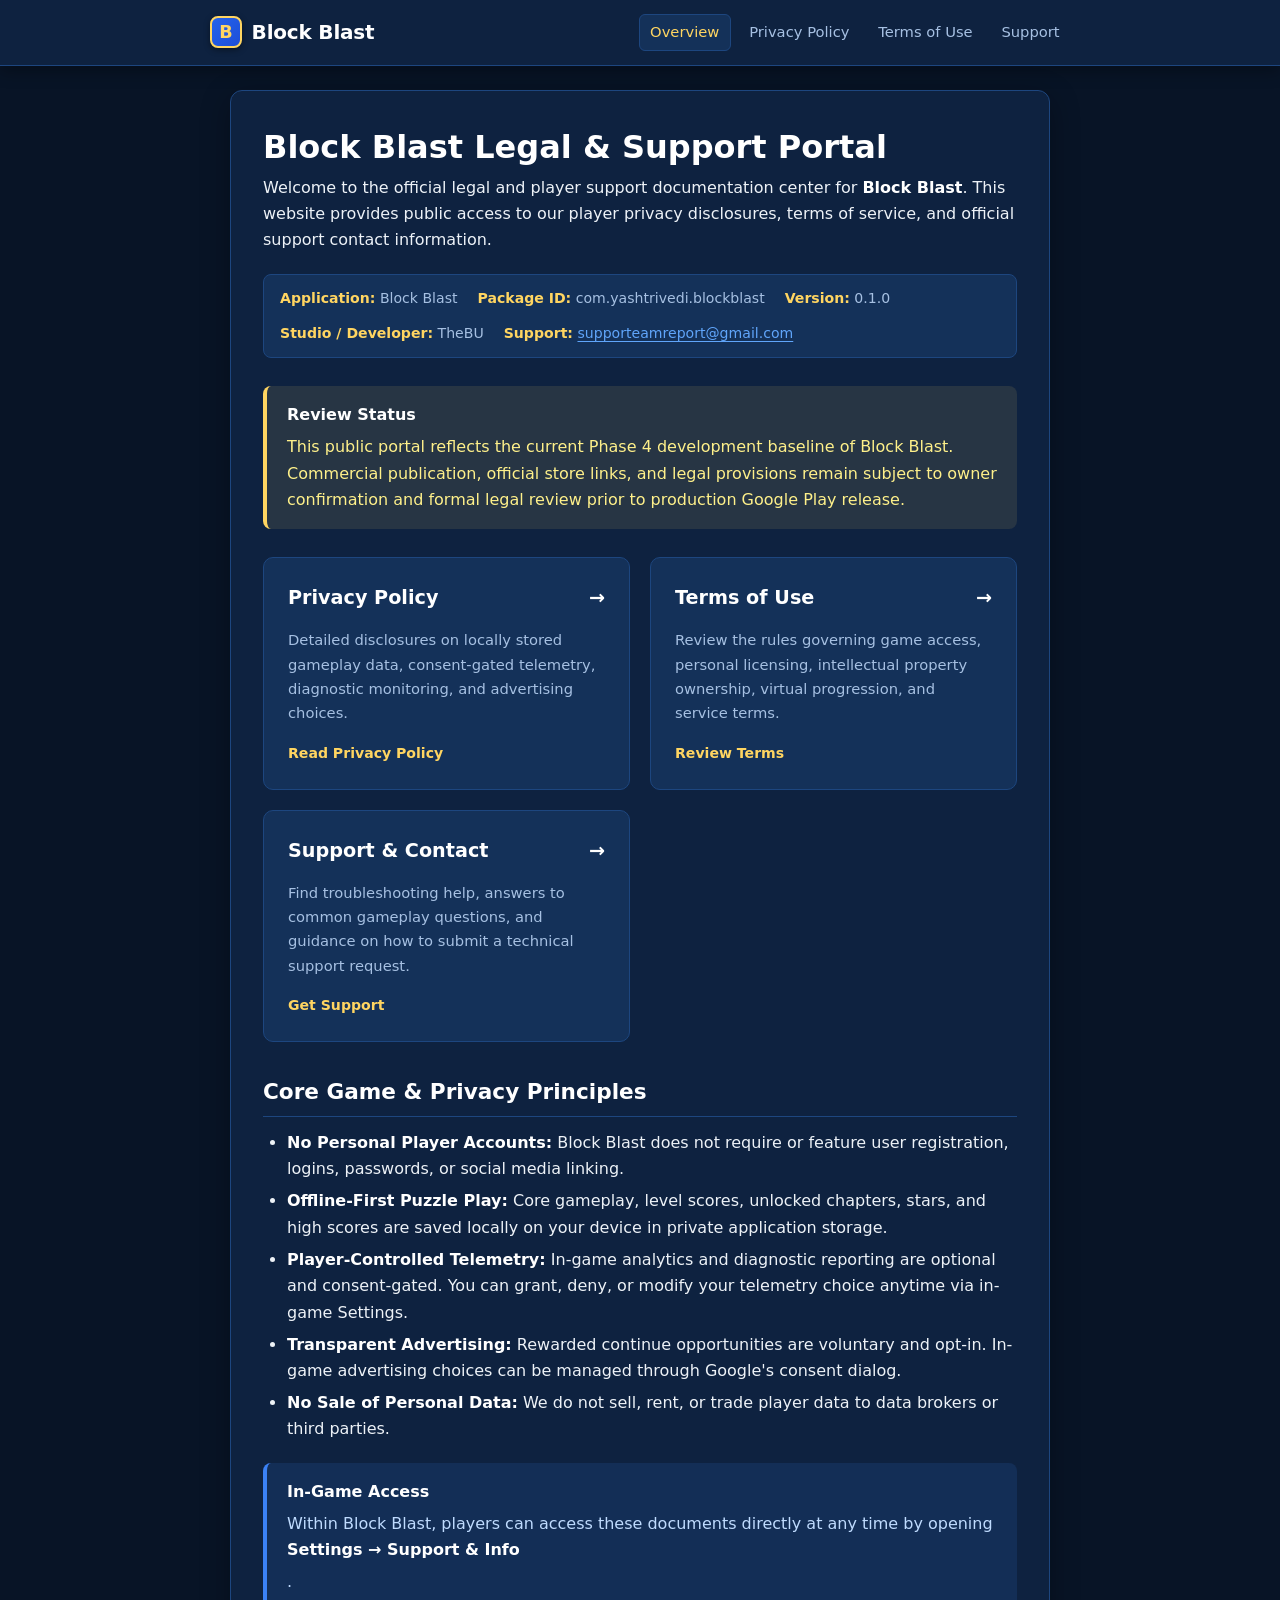
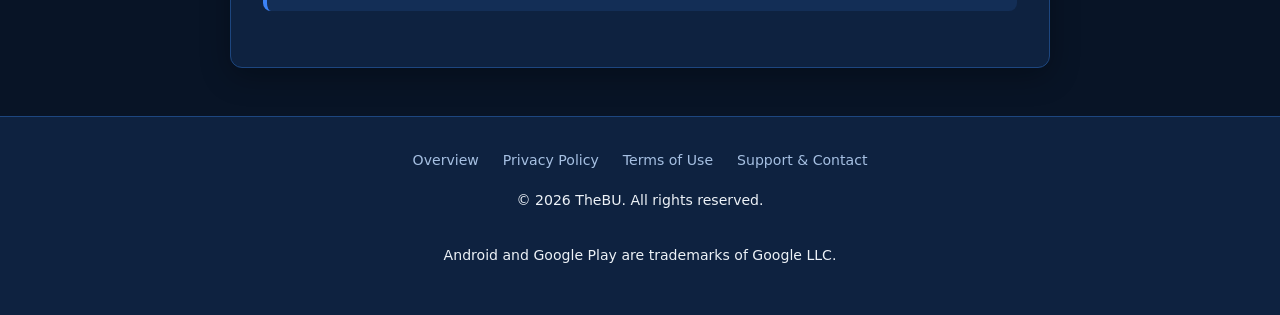
<file: index.html>
<!DOCTYPE html>
<html lang="en">
<head>
  <meta charset="UTF-8">
  <meta name="viewport" content="width=device-width, initial-scale=1.0">
  <title>Block Blast — Legal &amp; Support Portal</title>
  <meta name="description" content="Official legal documentation, privacy policy, terms of use, and player support for Block Blast.">
  <link rel="stylesheet" href="assets/style.css">
</head>
<body>
  <header class="site-header">
    <div class="header-container">
      <a href="index.html" class="brand">
        <div class="brand-icon">B</div>
        <div class="brand-name">Block Blast</div>
      </a>
      <nav class="main-nav" aria-label="Main Navigation">
        <a href="index.html" class="active">Overview</a>
        <a href="privacy-policy.html">Privacy Policy</a>
        <a href="terms-of-use.html">Terms of Use</a>
        <a href="support.html">Support</a>
      </nav>
    </div>
  </header>

  <main class="content-container">
    <div class="doc-card">
      <h1>Block Blast Legal &amp; Support Portal</h1>
      <p>Welcome to the official legal and player support documentation center for <strong>Block Blast</strong>. This website provides public access to our player privacy disclosures, terms of service, and official support contact information.</p>

      <div class="doc-meta">
        <span><strong>Application:</strong> Block Blast</span>
        <span><strong>Package ID:</strong> com.yashtrivedi.blockblast</span>
        <span><strong>Version:</strong> 0.1.0</span>
        <span><strong>Studio / Developer:</strong> TheBU</span>
        <span><strong>Support:</strong> <a href="mailto:supporteamreport@gmail.com">supporteamreport@gmail.com</a></span>
      </div>

      <div class="callout callout-note">
        <strong>Review Status</strong>
        This public portal reflects the current Phase 4 development baseline of Block Blast. Commercial publication, official store links, and legal provisions remain subject to owner confirmation and formal legal review prior to production Google Play release.
      </div>

      <div class="portal-grid">
        <a href="privacy-policy.html" class="portal-card">
          <h3>Privacy Policy <span>&rarr;</span></h3>
          <p>Detailed disclosures on locally stored gameplay data, consent-gated telemetry, diagnostic monitoring, and advertising choices.</p>
          <span class="card-link">Read Privacy Policy</span>
        </a>

        <a href="terms-of-use.html" class="portal-card">
          <h3>Terms of Use <span>&rarr;</span></h3>
          <p>Review the rules governing game access, personal licensing, intellectual property ownership, virtual progression, and service terms.</p>
          <span class="card-link">Review Terms</span>
        </a>

        <a href="support.html" class="portal-card">
          <h3>Support &amp; Contact <span>&rarr;</span></h3>
          <p>Find troubleshooting help, answers to common gameplay questions, and guidance on how to submit a technical support request.</p>
          <span class="card-link">Get Support</span>
        </a>
      </div>

      <h2>Core Game &amp; Privacy Principles</h2>
      <ul>
        <li><strong>No Personal Player Accounts:</strong> Block Blast does not require or feature user registration, logins, passwords, or social media linking.</li>
        <li><strong>Offline-First Puzzle Play:</strong> Core gameplay, level scores, unlocked chapters, stars, and high scores are saved locally on your device in private application storage.</li>
        <li><strong>Player-Controlled Telemetry:</strong> In-game analytics and diagnostic reporting are optional and consent-gated. You can grant, deny, or modify your telemetry choice anytime via in-game Settings.</li>
        <li><strong>Transparent Advertising:</strong> Rewarded continue opportunities are voluntary and opt-in. In-game advertising choices can be managed through Google's consent dialog.</li>
        <li><strong>No Sale of Personal Data:</strong> We do not sell, rent, or trade player data to data brokers or third parties.</li>
      </ul>

      <div class="callout callout-info">
        <strong>In-Game Access</strong>
        Within Block Blast, players can access these documents directly at any time by opening <strong>Settings &rarr; Support &amp; Info</strong>.
      </div>
    </div>
  </main>

  <footer class="site-footer">
    <div class="footer-container">
      <div class="footer-links">
        <a href="index.html">Overview</a>
        <a href="privacy-policy.html">Privacy Policy</a>
        <a href="terms-of-use.html">Terms of Use</a>
        <a href="support.html">Support &amp; Contact</a>
      </div>
      <p>&copy; 2026 TheBU. All rights reserved.</p>
      <p>Android and Google Play are trademarks of Google LLC.</p>
    </div>
  </footer>
</body>
</html>
</file>
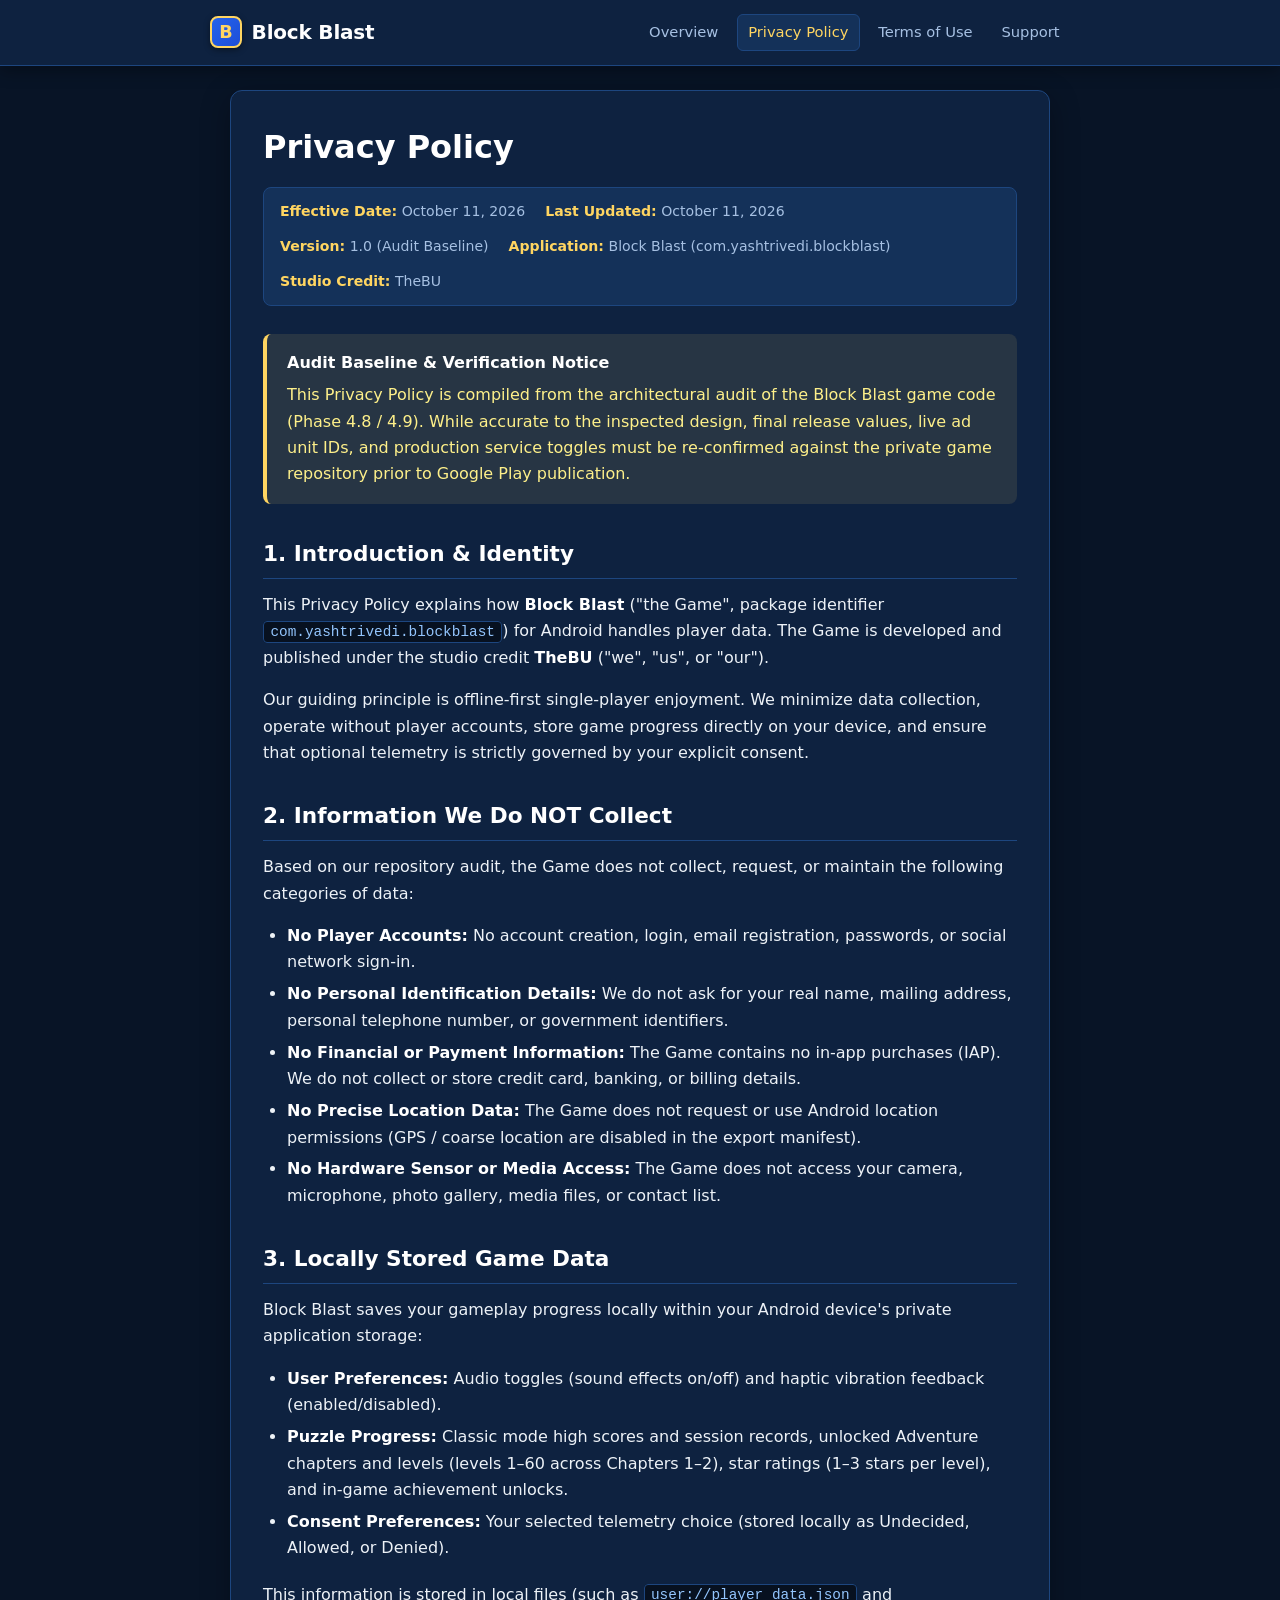
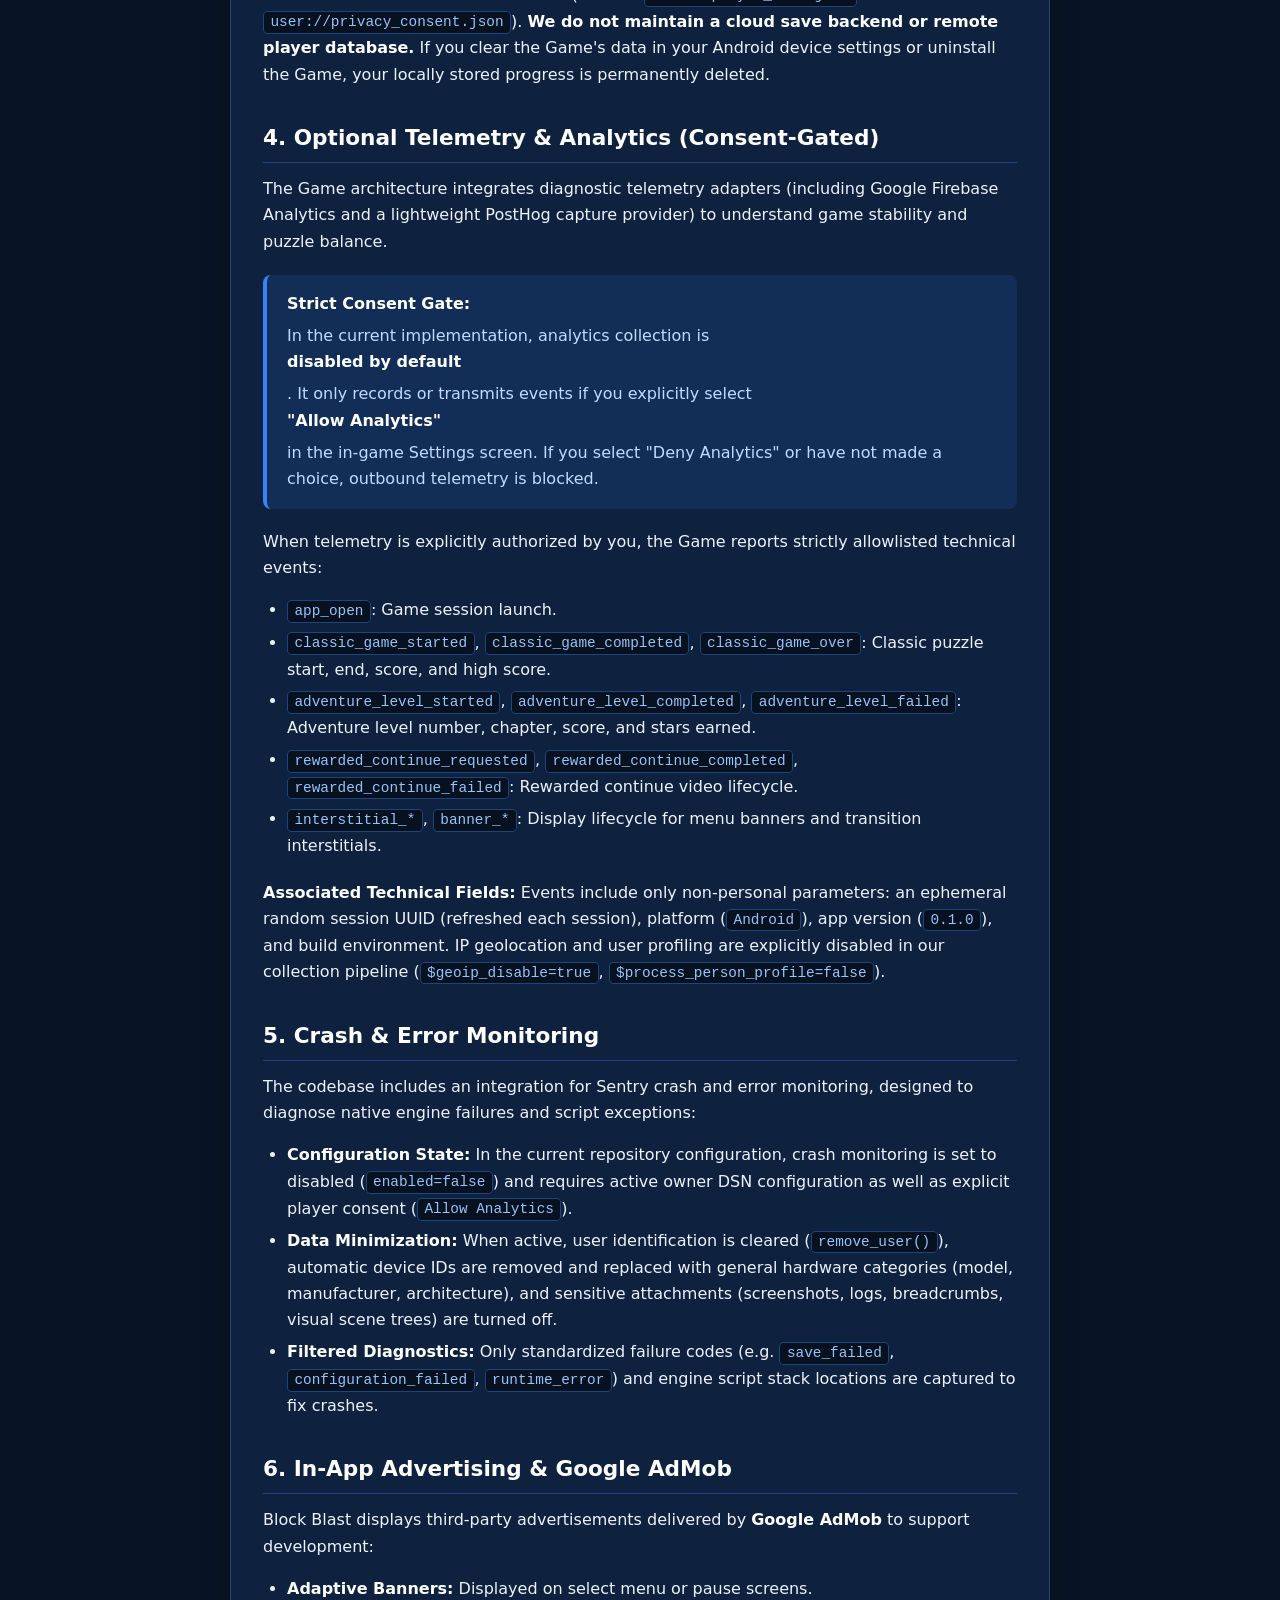
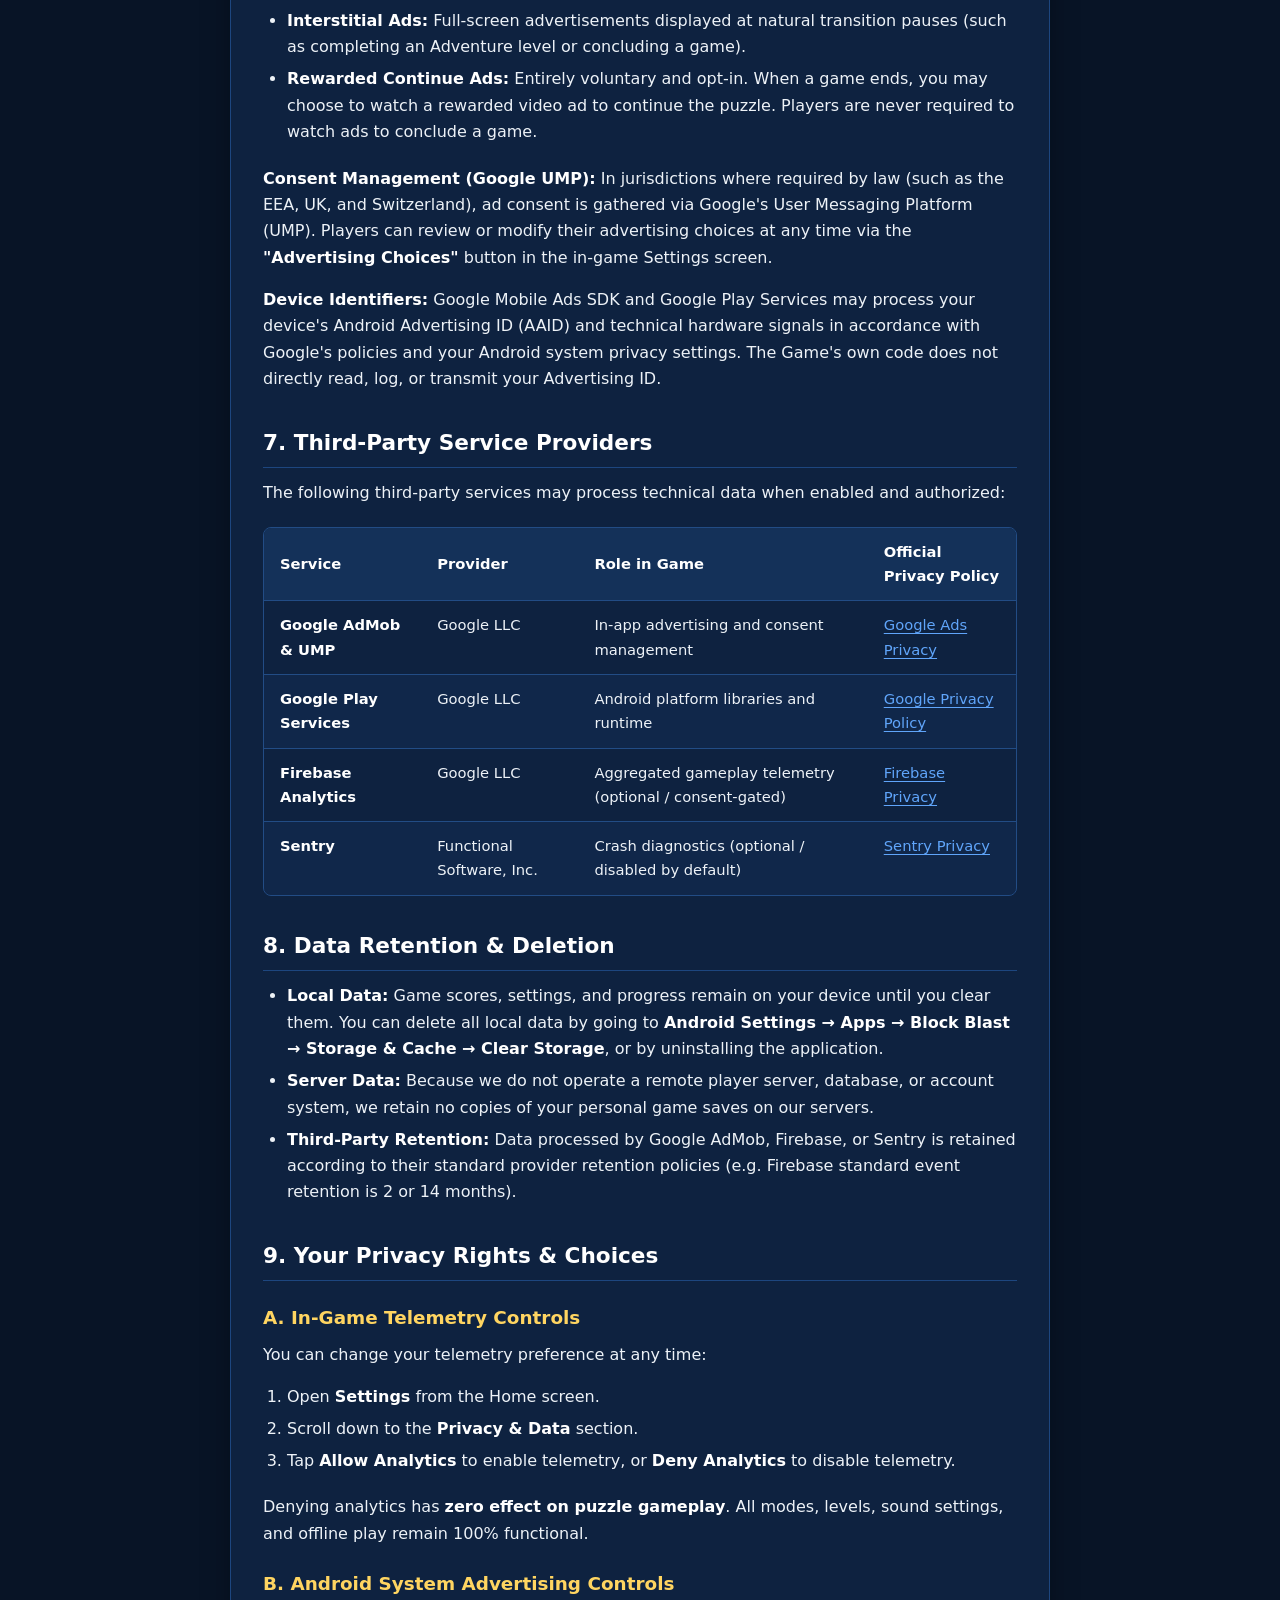
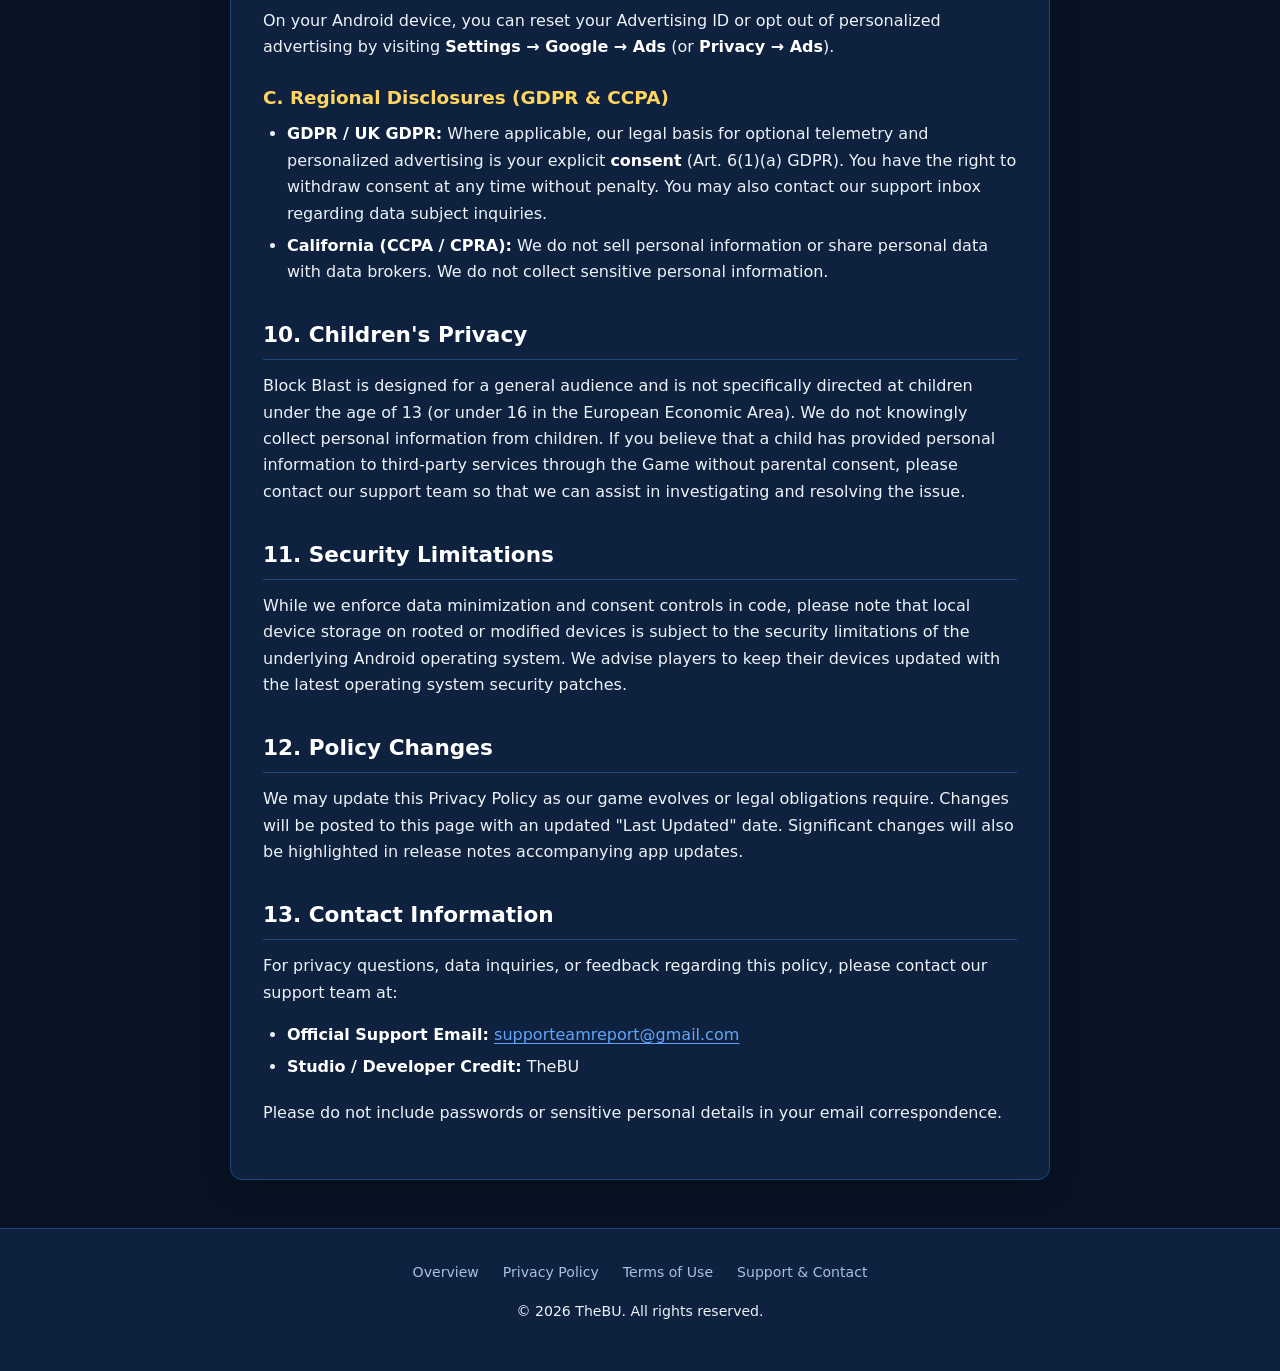
<file: privacy-policy.html>
<!DOCTYPE html>
<html lang="en">
<head>
  <meta charset="UTF-8">
  <meta name="viewport" content="width=device-width, initial-scale=1.0">
  <title>Block Blast — Privacy Policy</title>
  <meta name="description" content="Official Privacy Policy for Block Blast. Disclosures on local data storage, optional analytics, advertising, and player consent choices.">
  <link rel="stylesheet" href="assets/style.css">
</head>
<body>
  <header class="site-header">
    <div class="header-container">
      <a href="index.html" class="brand">
        <div class="brand-icon">B</div>
        <div class="brand-name">Block Blast</div>
      </a>
      <nav class="main-nav" aria-label="Main Navigation">
        <a href="index.html">Overview</a>
        <a href="privacy-policy.html" class="active">Privacy Policy</a>
        <a href="terms-of-use.html">Terms of Use</a>
        <a href="support.html">Support</a>
      </nav>
    </div>
  </header>

  <main class="content-container">
    <div class="doc-card">
      <h1>Privacy Policy</h1>

      <div class="doc-meta">
        <span><strong>Effective Date:</strong> October 11, 2026</span>
        <span><strong>Last Updated:</strong> October 11, 2026</span>
        <span><strong>Version:</strong> 1.0 (Audit Baseline)</span>
        <span><strong>Application:</strong> Block Blast (com.yashtrivedi.blockblast)</span>
        <span><strong>Studio Credit:</strong> TheBU</span>
      </div>

      <div class="callout callout-note">
        <strong>Audit Baseline &amp; Verification Notice</strong>
        This Privacy Policy is compiled from the architectural audit of the Block Blast game code (Phase 4.8 / 4.9). While accurate to the inspected design, final release values, live ad unit IDs, and production service toggles must be re-confirmed against the private game repository prior to Google Play publication.
      </div>

      <h2>1. Introduction &amp; Identity</h2>
      <p>This Privacy Policy explains how <strong>Block Blast</strong> ("the Game", package identifier <code>com.yashtrivedi.blockblast</code>) for Android handles player data. The Game is developed and published under the studio credit <strong>TheBU</strong> ("we", "us", or "our").</p>
      <p>Our guiding principle is offline-first single-player enjoyment. We minimize data collection, operate without player accounts, store game progress directly on your device, and ensure that optional telemetry is strictly governed by your explicit consent.</p>

      <h2>2. Information We Do NOT Collect</h2>
      <p>Based on our repository audit, the Game does not collect, request, or maintain the following categories of data:</p>
      <ul>
        <li><strong>No Player Accounts:</strong> No account creation, login, email registration, passwords, or social network sign-in.</li>
        <li><strong>No Personal Identification Details:</strong> We do not ask for your real name, mailing address, personal telephone number, or government identifiers.</li>
        <li><strong>No Financial or Payment Information:</strong> The Game contains no in-app purchases (IAP). We do not collect or store credit card, banking, or billing details.</li>
        <li><strong>No Precise Location Data:</strong> The Game does not request or use Android location permissions (GPS / coarse location are disabled in the export manifest).</li>
        <li><strong>No Hardware Sensor or Media Access:</strong> The Game does not access your camera, microphone, photo gallery, media files, or contact list.</li>
      </ul>

      <h2>3. Locally Stored Game Data</h2>
      <p>Block Blast saves your gameplay progress locally within your Android device's private application storage:</p>
      <ul>
        <li><strong>User Preferences:</strong> Audio toggles (sound effects on/off) and haptic vibration feedback (enabled/disabled).</li>
        <li><strong>Puzzle Progress:</strong> Classic mode high scores and session records, unlocked Adventure chapters and levels (levels 1–60 across Chapters 1–2), star ratings (1–3 stars per level), and in-game achievement unlocks.</li>
        <li><strong>Consent Preferences:</strong> Your selected telemetry choice (stored locally as Undecided, Allowed, or Denied).</li>
      </ul>
      <p>This information is stored in local files (such as <code>user://player_data.json</code> and <code>user://privacy_consent.json</code>). <strong>We do not maintain a cloud save backend or remote player database.</strong> If you clear the Game's data in your Android device settings or uninstall the Game, your locally stored progress is permanently deleted.</p>

      <h2>4. Optional Telemetry &amp; Analytics (Consent-Gated)</h2>
      <p>The Game architecture integrates diagnostic telemetry adapters (including Google Firebase Analytics and a lightweight PostHog capture provider) to understand game stability and puzzle balance.</p>
      <div class="callout callout-info">
        <strong>Strict Consent Gate:</strong> In the current implementation, analytics collection is <strong>disabled by default</strong>. It only records or transmits events if you explicitly select <strong>"Allow Analytics"</strong> in the in-game Settings screen. If you select "Deny Analytics" or have not made a choice, outbound telemetry is blocked.
      </div>
      <p>When telemetry is explicitly authorized by you, the Game reports strictly allowlisted technical events:</p>
      <ul>
        <li><code>app_open</code>: Game session launch.</li>
        <li><code>classic_game_started</code>, <code>classic_game_completed</code>, <code>classic_game_over</code>: Classic puzzle start, end, score, and high score.</li>
        <li><code>adventure_level_started</code>, <code>adventure_level_completed</code>, <code>adventure_level_failed</code>: Adventure level number, chapter, score, and stars earned.</li>
        <li><code>rewarded_continue_requested</code>, <code>rewarded_continue_completed</code>, <code>rewarded_continue_failed</code>: Rewarded continue video lifecycle.</li>
        <li><code>interstitial_*</code>, <code>banner_*</code>: Display lifecycle for menu banners and transition interstitials.</li>
      </ul>
      <p><strong>Associated Technical Fields:</strong> Events include only non-personal parameters: an ephemeral random session UUID (refreshed each session), platform (<code>Android</code>), app version (<code>0.1.0</code>), and build environment. IP geolocation and user profiling are explicitly disabled in our collection pipeline (<code>$geoip_disable=true</code>, <code>$process_person_profile=false</code>).</p>

      <h2>5. Crash &amp; Error Monitoring</h2>
      <p>The codebase includes an integration for Sentry crash and error monitoring, designed to diagnose native engine failures and script exceptions:</p>
      <ul>
        <li><strong>Configuration State:</strong> In the current repository configuration, crash monitoring is set to disabled (<code>enabled=false</code>) and requires active owner DSN configuration as well as explicit player consent (<code>Allow Analytics</code>).</li>
        <li><strong>Data Minimization:</strong> When active, user identification is cleared (<code>remove_user()</code>), automatic device IDs are removed and replaced with general hardware categories (model, manufacturer, architecture), and sensitive attachments (screenshots, logs, breadcrumbs, visual scene trees) are turned off.</li>
        <li><strong>Filtered Diagnostics:</strong> Only standardized failure codes (e.g. <code>save_failed</code>, <code>configuration_failed</code>, <code>runtime_error</code>) and engine script stack locations are captured to fix crashes.</li>
      </ul>

      <h2>6. In-App Advertising &amp; Google AdMob</h2>
      <p>Block Blast displays third-party advertisements delivered by <strong>Google AdMob</strong> to support development:</p>
      <ul>
        <li><strong>Adaptive Banners:</strong> Displayed on select menu or pause screens.</li>
        <li><strong>Interstitial Ads:</strong> Full-screen advertisements displayed at natural transition pauses (such as completing an Adventure level or concluding a game).</li>
        <li><strong>Rewarded Continue Ads:</strong> Entirely voluntary and opt-in. When a game ends, you may choose to watch a rewarded video ad to continue the puzzle. Players are never required to watch ads to conclude a game.</li>
      </ul>
      <p><strong>Consent Management (Google UMP):</strong> In jurisdictions where required by law (such as the EEA, UK, and Switzerland), ad consent is gathered via Google's User Messaging Platform (UMP). Players can review or modify their advertising choices at any time via the <strong>"Advertising Choices"</strong> button in the in-game Settings screen.</p>
      <p><strong>Device Identifiers:</strong> Google Mobile Ads SDK and Google Play Services may process your device's Android Advertising ID (AAID) and technical hardware signals in accordance with Google's policies and your Android system privacy settings. The Game's own code does not directly read, log, or transmit your Advertising ID.</p>

      <h2>7. Third-Party Service Providers</h2>
      <p>The following third-party services may process technical data when enabled and authorized:</p>

      <div class="table-wrapper">
        <table>
          <thead>
            <tr>
              <th>Service</th>
              <th>Provider</th>
              <th>Role in Game</th>
              <th>Official Privacy Policy</th>
            </tr>
          </thead>
          <tbody>
            <tr>
              <td><strong>Google AdMob &amp; UMP</strong></td>
              <td>Google LLC</td>
              <td>In-app advertising and consent management</td>
              <td><a href="https://policies.google.com/technologies/ads" target="_blank" rel="noopener noreferrer">Google Ads Privacy</a></td>
            </tr>
            <tr>
              <td><strong>Google Play Services</strong></td>
              <td>Google LLC</td>
              <td>Android platform libraries and runtime</td>
              <td><a href="https://policies.google.com/privacy" target="_blank" rel="noopener noreferrer">Google Privacy Policy</a></td>
            </tr>
            <tr>
              <td><strong>Firebase Analytics</strong></td>
              <td>Google LLC</td>
              <td>Aggregated gameplay telemetry (optional / consent-gated)</td>
              <td><a href="https://firebase.google.com/support/privacy" target="_blank" rel="noopener noreferrer">Firebase Privacy</a></td>
            </tr>
            <tr>
              <td><strong>Sentry</strong></td>
              <td>Functional Software, Inc.</td>
              <td>Crash diagnostics (optional / disabled by default)</td>
              <td><a href="https://sentry.io/privacy/" target="_blank" rel="noopener noreferrer">Sentry Privacy</a></td>
            </tr>
          </tbody>
        </table>
      </div>

      <h2>8. Data Retention &amp; Deletion</h2>
      <ul>
        <li><strong>Local Data:</strong> Game scores, settings, and progress remain on your device until you clear them. You can delete all local data by going to <strong>Android Settings &rarr; Apps &rarr; Block Blast &rarr; Storage &amp; Cache &rarr; Clear Storage</strong>, or by uninstalling the application.</li>
        <li><strong>Server Data:</strong> Because we do not operate a remote player server, database, or account system, we retain no copies of your personal game saves on our servers.</li>
        <li><strong>Third-Party Retention:</strong> Data processed by Google AdMob, Firebase, or Sentry is retained according to their standard provider retention policies (e.g. Firebase standard event retention is 2 or 14 months).</li>
      </ul>

      <h2>9. Your Privacy Rights &amp; Choices</h2>
      <h3>A. In-Game Telemetry Controls</h3>
      <p>You can change your telemetry preference at any time:</p>
      <ol>
        <li>Open <strong>Settings</strong> from the Home screen.</li>
        <li>Scroll down to the <strong>Privacy &amp; Data</strong> section.</li>
        <li>Tap <strong>Allow Analytics</strong> to enable telemetry, or <strong>Deny Analytics</strong> to disable telemetry.</li>
      </ol>
      <p>Denying analytics has <strong>zero effect on puzzle gameplay</strong>. All modes, levels, sound settings, and offline play remain 100% functional.</p>

      <h3>B. Android System Advertising Controls</h3>
      <p>On your Android device, you can reset your Advertising ID or opt out of personalized advertising by visiting <strong>Settings &rarr; Google &rarr; Ads</strong> (or <strong>Privacy &rarr; Ads</strong>).</p>

      <h3>C. Regional Disclosures (GDPR &amp; CCPA)</h3>
      <ul>
        <li><strong>GDPR / UK GDPR:</strong> Where applicable, our legal basis for optional telemetry and personalized advertising is your explicit <strong>consent</strong> (Art. 6(1)(a) GDPR). You have the right to withdraw consent at any time without penalty. You may also contact our support inbox regarding data subject inquiries.</li>
        <li><strong>California (CCPA / CPRA):</strong> We do not sell personal information or share personal data with data brokers. We do not collect sensitive personal information.</li>
      </ul>

      <h2>10. Children's Privacy</h2>
      <p>Block Blast is designed for a general audience and is not specifically directed at children under the age of 13 (or under 16 in the European Economic Area). We do not knowingly collect personal information from children. If you believe that a child has provided personal information to third-party services through the Game without parental consent, please contact our support team so that we can assist in investigating and resolving the issue.</p>

      <h2>11. Security Limitations</h2>
      <p>While we enforce data minimization and consent controls in code, please note that local device storage on rooted or modified devices is subject to the security limitations of the underlying Android operating system. We advise players to keep their devices updated with the latest operating system security patches.</p>

      <h2>12. Policy Changes</h2>
      <p>We may update this Privacy Policy as our game evolves or legal obligations require. Changes will be posted to this page with an updated "Last Updated" date. Significant changes will also be highlighted in release notes accompanying app updates.</p>

      <h2>13. Contact Information</h2>
      <p>For privacy questions, data inquiries, or feedback regarding this policy, please contact our support team at:</p>
      <ul>
        <li><strong>Official Support Email:</strong> <a href="mailto:supporteamreport@gmail.com">supporteamreport@gmail.com</a></li>
        <li><strong>Studio / Developer Credit:</strong> TheBU</li>
      </ul>
      <p>Please do not include passwords or sensitive personal details in your email correspondence.</p>
    </div>
  </main>

  <footer class="site-footer">
    <div class="footer-container">
      <div class="footer-links">
        <a href="index.html">Overview</a>
        <a href="privacy-policy.html">Privacy Policy</a>
        <a href="terms-of-use.html">Terms of Use</a>
        <a href="support.html">Support &amp; Contact</a>
      </div>
      <p>&copy; 2026 TheBU. All rights reserved.</p>
    </div>
  </footer>
</body>
</html>
</file>
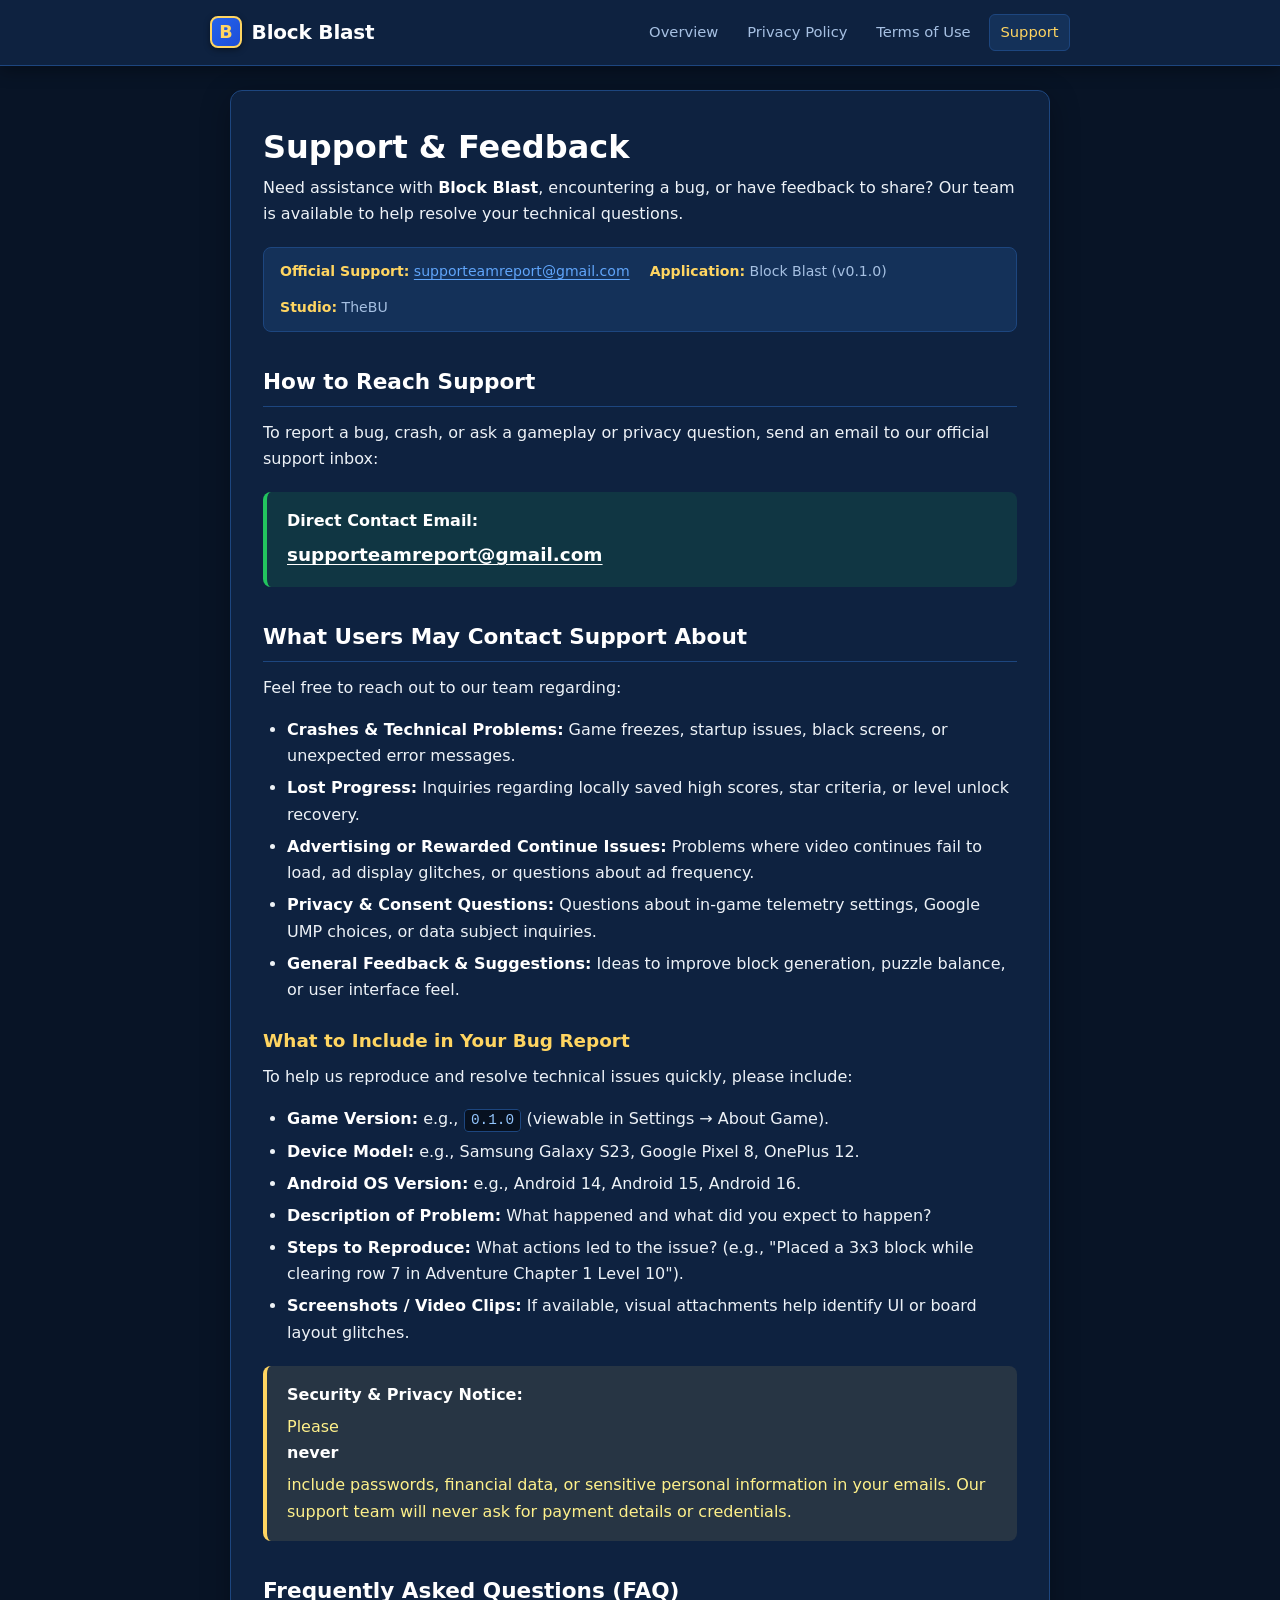
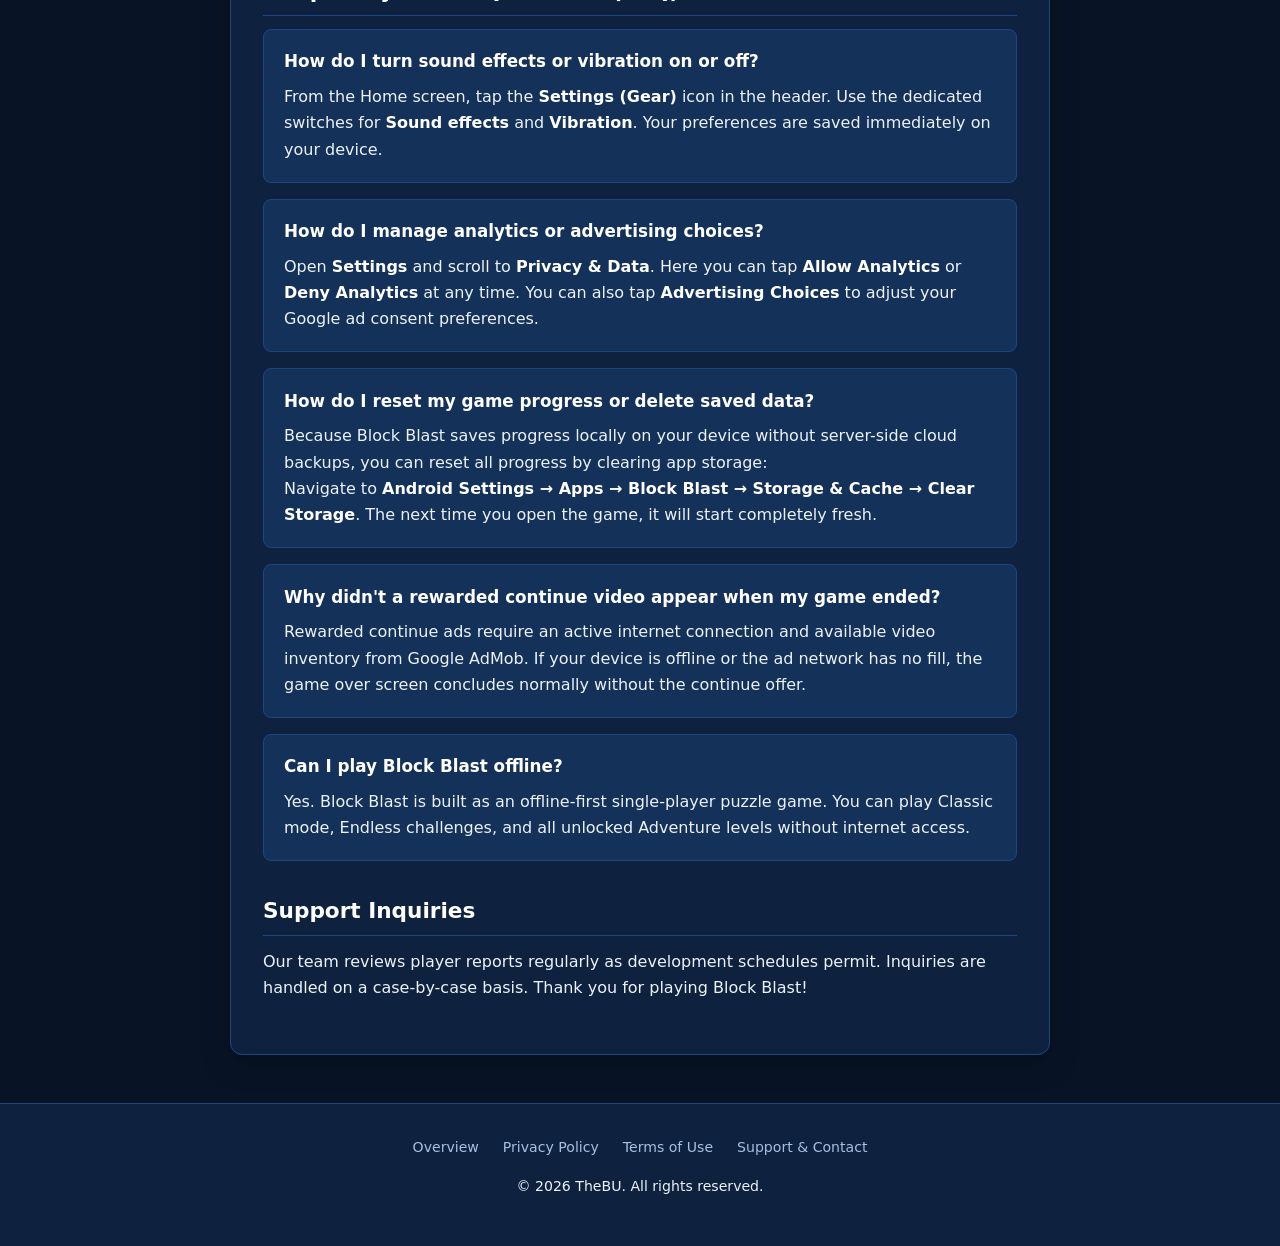
<file: support.html>
<!DOCTYPE html>
<html lang="en">
<head>
  <meta charset="UTF-8">
  <meta name="viewport" content="width=device-width, initial-scale=1.0">
  <title>Block Blast — Support &amp; Contact</title>
  <meta name="description" content="Official player support, troubleshooting guides, and contact information for Block Blast.">
  <link rel="stylesheet" href="assets/style.css">
</head>
<body>
  <header class="site-header">
    <div class="header-container">
      <a href="index.html" class="brand">
        <div class="brand-icon">B</div>
        <div class="brand-name">Block Blast</div>
      </a>
      <nav class="main-nav" aria-label="Main Navigation">
        <a href="index.html">Overview</a>
        <a href="privacy-policy.html">Privacy Policy</a>
        <a href="terms-of-use.html">Terms of Use</a>
        <a href="support.html" class="active">Support</a>
      </nav>
    </div>
  </header>

  <main class="content-container">
    <div class="doc-card">
      <h1>Support &amp; Feedback</h1>
      <p>Need assistance with <strong>Block Blast</strong>, encountering a bug, or have feedback to share? Our team is available to help resolve your technical questions.</p>

      <div class="doc-meta">
        <span><strong>Official Support:</strong> <a href="mailto:supporteamreport@gmail.com">supporteamreport@gmail.com</a></span>
        <span><strong>Application:</strong> Block Blast (v0.1.0)</span>
        <span><strong>Studio:</strong> TheBU</span>
      </div>

      <h2>How to Reach Support</h2>
      <p>To report a bug, crash, or ask a gameplay or privacy question, send an email to our official support inbox:</p>
      <div class="callout callout-success">
        <strong>Direct Contact Email:</strong>
        <a href="mailto:supporteamreport@gmail.com" style="font-size: 1.15rem; font-weight: 700; color: #ffffff;">supporteamreport@gmail.com</a>
      </div>

      <h2>What Users May Contact Support About</h2>
      <p>Feel free to reach out to our team regarding:</p>
      <ul>
        <li><strong>Crashes &amp; Technical Problems:</strong> Game freezes, startup issues, black screens, or unexpected error messages.</li>
        <li><strong>Lost Progress:</strong> Inquiries regarding locally saved high scores, star criteria, or level unlock recovery.</li>
        <li><strong>Advertising or Rewarded Continue Issues:</strong> Problems where video continues fail to load, ad display glitches, or questions about ad frequency.</li>
        <li><strong>Privacy &amp; Consent Questions:</strong> Questions about in-game telemetry settings, Google UMP choices, or data subject inquiries.</li>
        <li><strong>General Feedback &amp; Suggestions:</strong> Ideas to improve block generation, puzzle balance, or user interface feel.</li>
      </ul>

      <h3>What to Include in Your Bug Report</h3>
      <p>To help us reproduce and resolve technical issues quickly, please include:</p>
      <ul>
        <li><strong>Game Version:</strong> e.g., <code>0.1.0</code> (viewable in Settings &rarr; About Game).</li>
        <li><strong>Device Model:</strong> e.g., Samsung Galaxy S23, Google Pixel 8, OnePlus 12.</li>
        <li><strong>Android OS Version:</strong> e.g., Android 14, Android 15, Android 16.</li>
        <li><strong>Description of Problem:</strong> What happened and what did you expect to happen?</li>
        <li><strong>Steps to Reproduce:</strong> What actions led to the issue? (e.g., "Placed a 3x3 block while clearing row 7 in Adventure Chapter 1 Level 10").</li>
        <li><strong>Screenshots / Video Clips:</strong> If available, visual attachments help identify UI or board layout glitches.</li>
      </ul>

      <div class="callout callout-note">
        <strong>Security &amp; Privacy Notice:</strong>
        Please <strong>never</strong> include passwords, financial data, or sensitive personal information in your emails. Our support team will never ask for payment details or credentials.
      </div>

      <h2>Frequently Asked Questions (FAQ)</h2>

      <div class="faq-item">
        <h3>How do I turn sound effects or vibration on or off?</h3>
        <p>From the Home screen, tap the <strong>Settings (Gear)</strong> icon in the header. Use the dedicated switches for <strong>Sound effects</strong> and <strong>Vibration</strong>. Your preferences are saved immediately on your device.</p>
      </div>

      <div class="faq-item">
        <h3>How do I manage analytics or advertising choices?</h3>
        <p>Open <strong>Settings</strong> and scroll to <strong>Privacy &amp; Data</strong>. Here you can tap <strong>Allow Analytics</strong> or <strong>Deny Analytics</strong> at any time. You can also tap <strong>Advertising Choices</strong> to adjust your Google ad consent preferences.</p>
      </div>

      <div class="faq-item">
        <h3>How do I reset my game progress or delete saved data?</h3>
        <p>Because Block Blast saves progress locally on your device without server-side cloud backups, you can reset all progress by clearing app storage:
        <br>Navigate to <strong>Android Settings &rarr; Apps &rarr; Block Blast &rarr; Storage &amp; Cache &rarr; Clear Storage</strong>. The next time you open the game, it will start completely fresh.</p>
      </div>

      <div class="faq-item">
        <h3>Why didn't a rewarded continue video appear when my game ended?</h3>
        <p>Rewarded continue ads require an active internet connection and available video inventory from Google AdMob. If your device is offline or the ad network has no fill, the game over screen concludes normally without the continue offer.</p>
      </div>

      <div class="faq-item">
        <h3>Can I play Block Blast offline?</h3>
        <p>Yes. Block Blast is built as an offline-first single-player puzzle game. You can play Classic mode, Endless challenges, and all unlocked Adventure levels without internet access.</p>
      </div>

      <h2>Support Inquiries</h2>
      <p>Our team reviews player reports regularly as development schedules permit. Inquiries are handled on a case-by-case basis. Thank you for playing Block Blast!</p>
    </div>
  </main>

  <footer class="site-footer">
    <div class="footer-container">
      <div class="footer-links">
        <a href="index.html">Overview</a>
        <a href="privacy-policy.html">Privacy Policy</a>
        <a href="terms-of-use.html">Terms of Use</a>
        <a href="support.html">Support &amp; Contact</a>
      </div>
      <p>&copy; 2026 TheBU. All rights reserved.</p>
    </div>
  </footer>
</body>
</html>
</file>
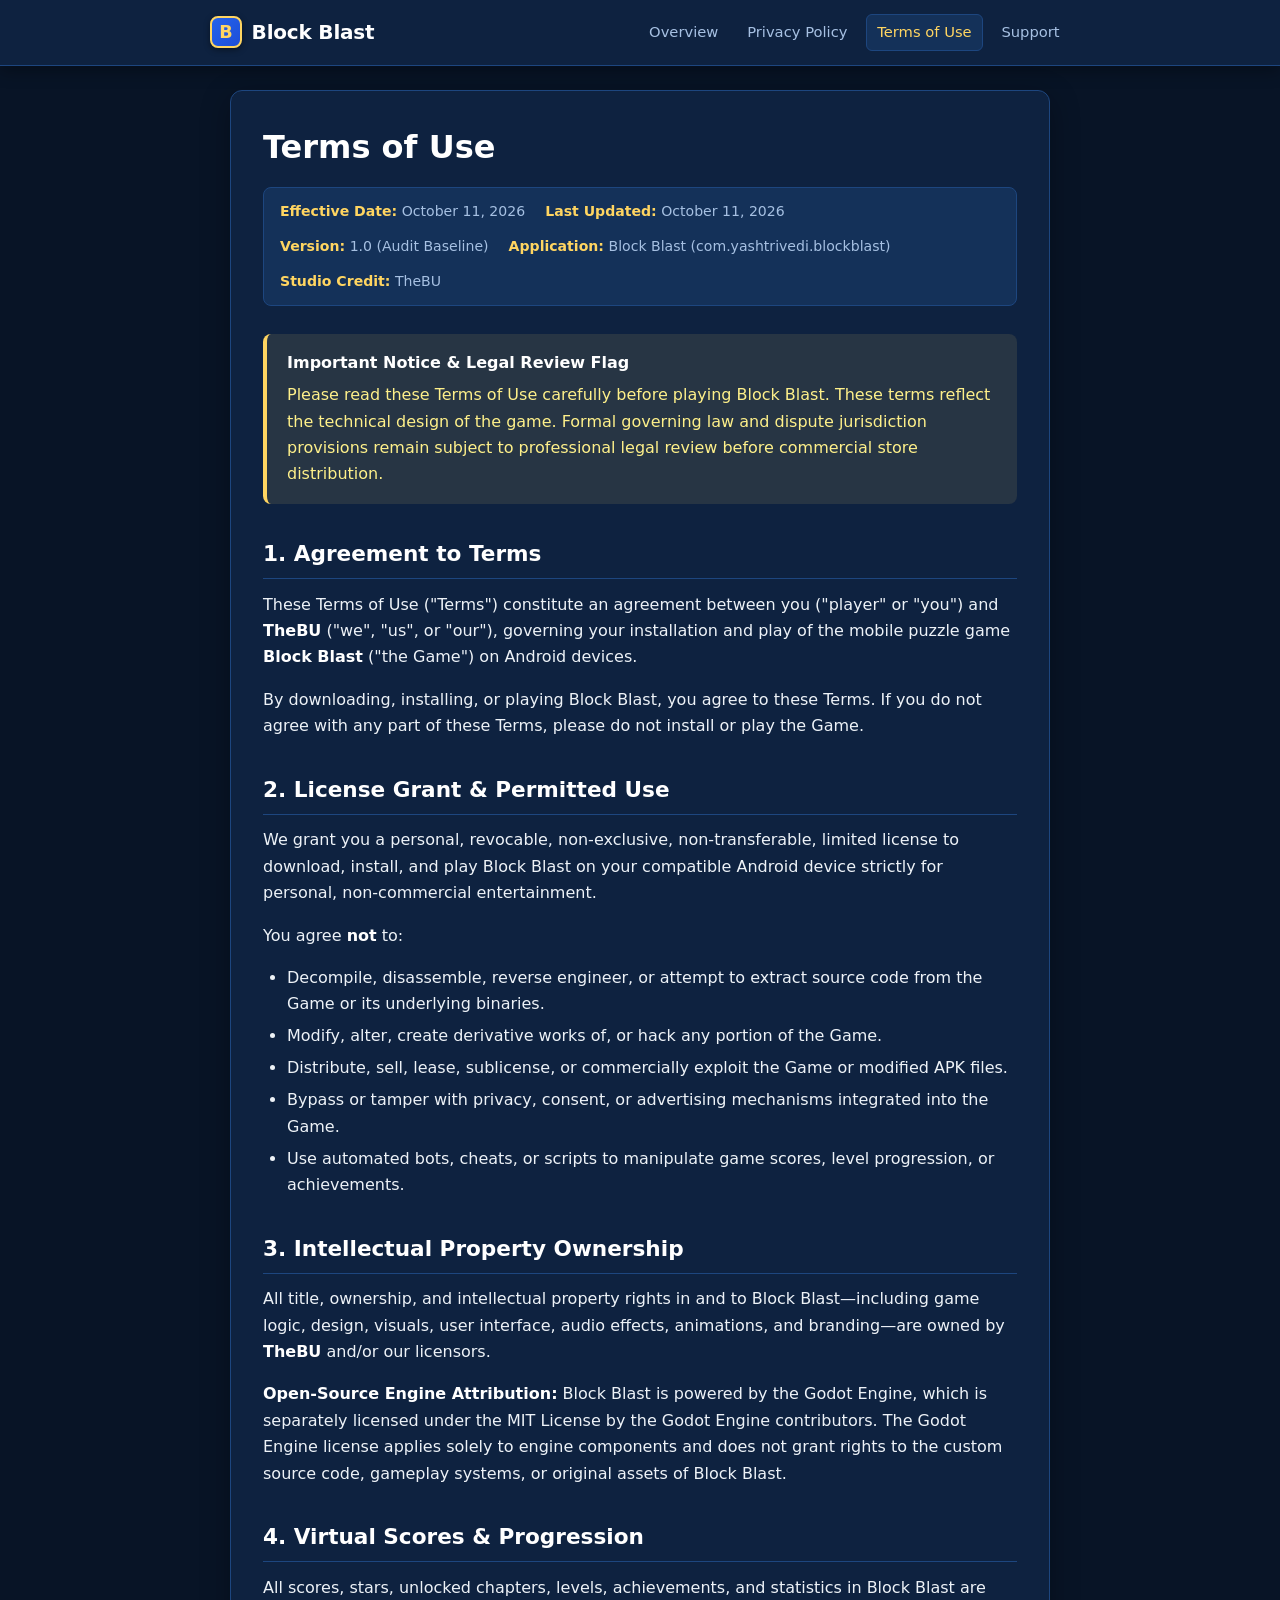
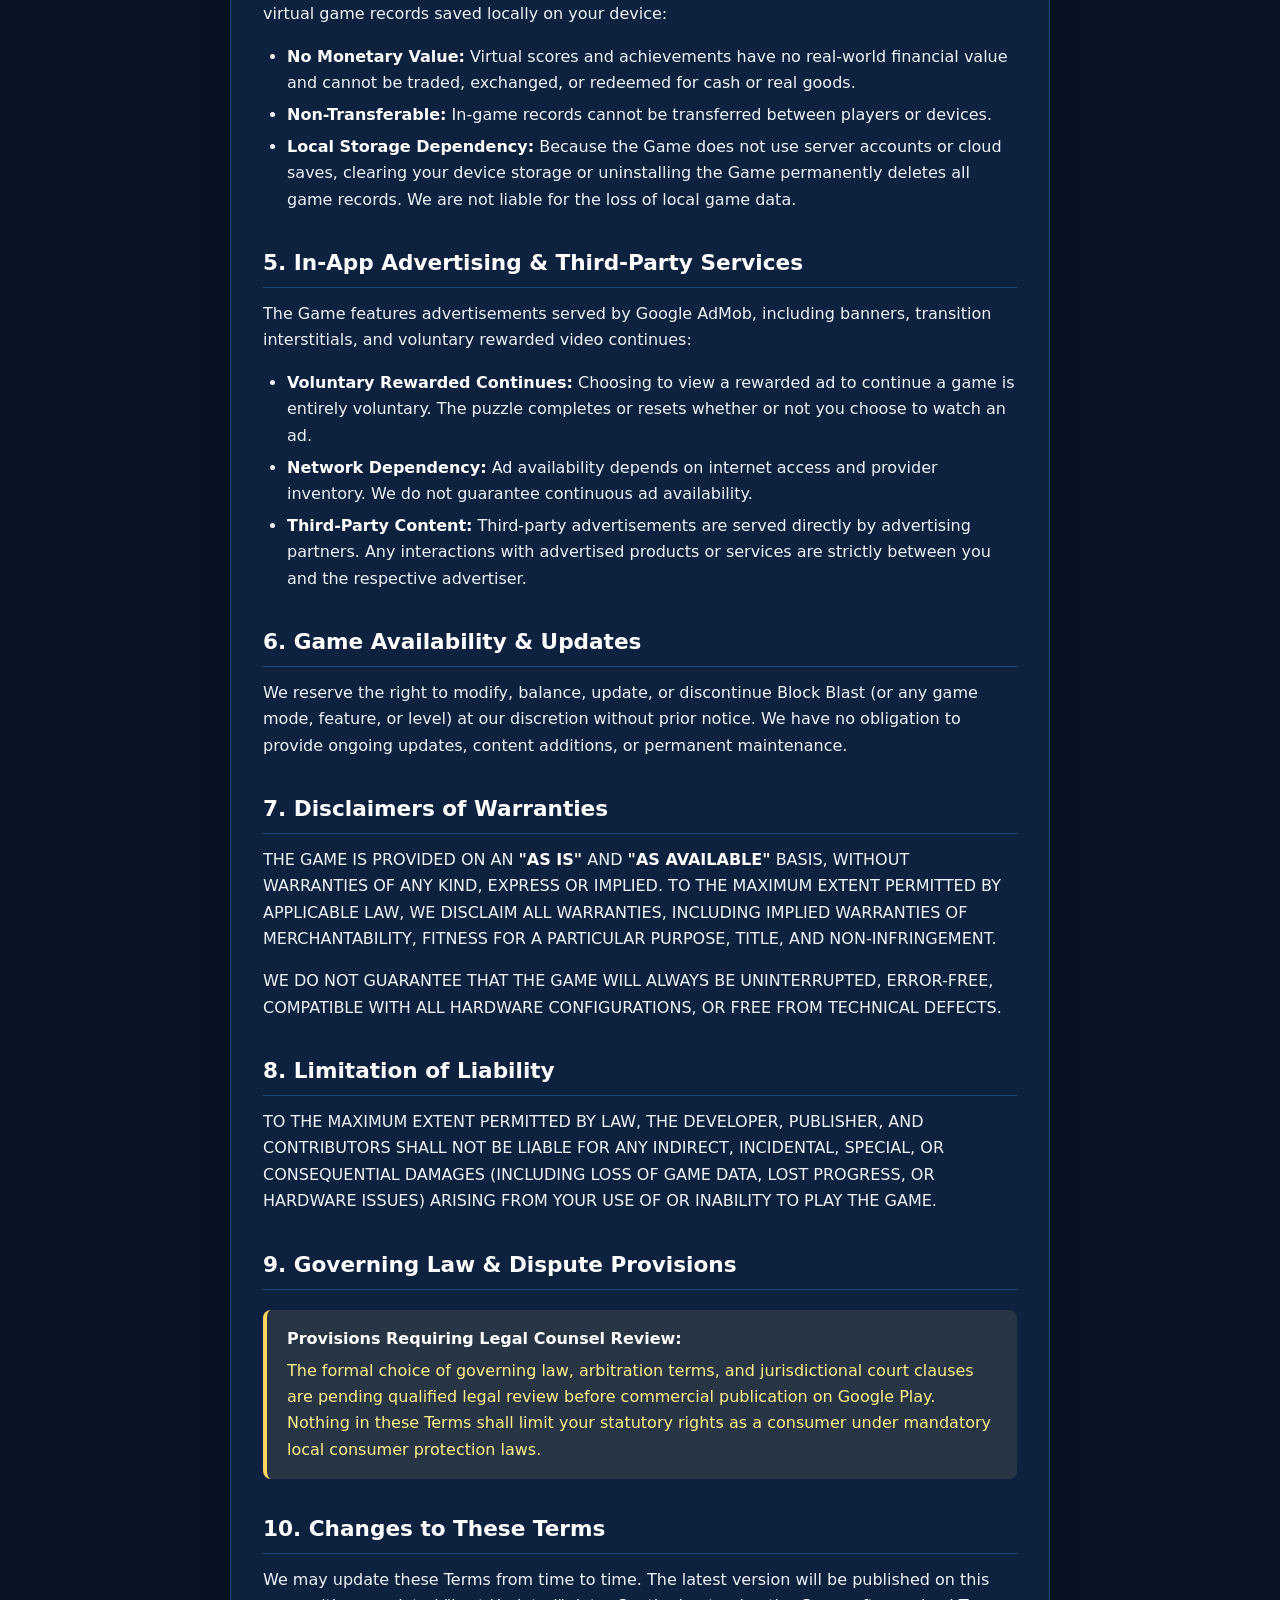
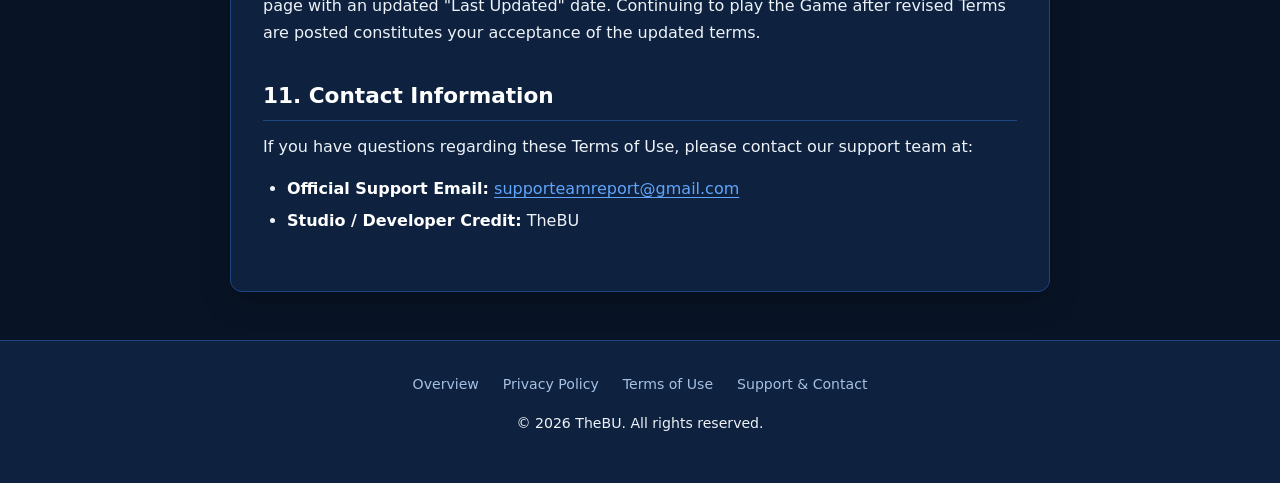
<file: terms-of-use.html>
<!DOCTYPE html>
<html lang="en">
<head>
  <meta charset="UTF-8">
  <meta name="viewport" content="width=device-width, initial-scale=1.0">
  <title>Block Blast — Terms of Use</title>
  <meta name="description" content="Official Terms of Use for Block Blast. Gameplay rules, licensing, virtual progression, and service limitations.">
  <link rel="stylesheet" href="assets/style.css">
</head>
<body>
  <header class="site-header">
    <div class="header-container">
      <a href="index.html" class="brand">
        <div class="brand-icon">B</div>
        <div class="brand-name">Block Blast</div>
      </a>
      <nav class="main-nav" aria-label="Main Navigation">
        <a href="index.html">Overview</a>
        <a href="privacy-policy.html">Privacy Policy</a>
        <a href="terms-of-use.html" class="active">Terms of Use</a>
        <a href="support.html">Support</a>
      </nav>
    </div>
  </header>

  <main class="content-container">
    <div class="doc-card">
      <h1>Terms of Use</h1>

      <div class="doc-meta">
        <span><strong>Effective Date:</strong> October 11, 2026</span>
        <span><strong>Last Updated:</strong> October 11, 2026</span>
        <span><strong>Version:</strong> 1.0 (Audit Baseline)</span>
        <span><strong>Application:</strong> Block Blast (com.yashtrivedi.blockblast)</span>
        <span><strong>Studio Credit:</strong> TheBU</span>
      </div>

      <div class="callout callout-note">
        <strong>Important Notice &amp; Legal Review Flag</strong>
        Please read these Terms of Use carefully before playing Block Blast. These terms reflect the technical design of the game. Formal governing law and dispute jurisdiction provisions remain subject to professional legal review before commercial store distribution.
      </div>

      <h2>1. Agreement to Terms</h2>
      <p>These Terms of Use ("Terms") constitute an agreement between you ("player" or "you") and <strong>TheBU</strong> ("we", "us", or "our"), governing your installation and play of the mobile puzzle game <strong>Block Blast</strong> ("the Game") on Android devices.</p>
      <p>By downloading, installing, or playing Block Blast, you agree to these Terms. If you do not agree with any part of these Terms, please do not install or play the Game.</p>

      <h2>2. License Grant &amp; Permitted Use</h2>
      <p>We grant you a personal, revocable, non-exclusive, non-transferable, limited license to download, install, and play Block Blast on your compatible Android device strictly for personal, non-commercial entertainment.</p>
      <p>You agree <strong>not</strong> to:</p>
      <ul>
        <li>Decompile, disassemble, reverse engineer, or attempt to extract source code from the Game or its underlying binaries.</li>
        <li>Modify, alter, create derivative works of, or hack any portion of the Game.</li>
        <li>Distribute, sell, lease, sublicense, or commercially exploit the Game or modified APK files.</li>
        <li>Bypass or tamper with privacy, consent, or advertising mechanisms integrated into the Game.</li>
        <li>Use automated bots, cheats, or scripts to manipulate game scores, level progression, or achievements.</li>
      </ul>

      <h2>3. Intellectual Property Ownership</h2>
      <p>All title, ownership, and intellectual property rights in and to Block Blast—including game logic, design, visuals, user interface, audio effects, animations, and branding—are owned by <strong>TheBU</strong> and/or our licensors.</p>
      <p><strong>Open-Source Engine Attribution:</strong> Block Blast is powered by the Godot Engine, which is separately licensed under the MIT License by the Godot Engine contributors. The Godot Engine license applies solely to engine components and does not grant rights to the custom source code, gameplay systems, or original assets of Block Blast.</p>

      <h2>4. Virtual Scores &amp; Progression</h2>
      <p>All scores, stars, unlocked chapters, levels, achievements, and statistics in Block Blast are virtual game records saved locally on your device:</p>
      <ul>
        <li><strong>No Monetary Value:</strong> Virtual scores and achievements have no real-world financial value and cannot be traded, exchanged, or redeemed for cash or real goods.</li>
        <li><strong>Non-Transferable:</strong> In-game records cannot be transferred between players or devices.</li>
        <li><strong>Local Storage Dependency:</strong> Because the Game does not use server accounts or cloud saves, clearing your device storage or uninstalling the Game permanently deletes all game records. We are not liable for the loss of local game data.</li>
      </ul>

      <h2>5. In-App Advertising &amp; Third-Party Services</h2>
      <p>The Game features advertisements served by Google AdMob, including banners, transition interstitials, and voluntary rewarded video continues:</p>
      <ul>
        <li><strong>Voluntary Rewarded Continues:</strong> Choosing to view a rewarded ad to continue a game is entirely voluntary. The puzzle completes or resets whether or not you choose to watch an ad.</li>
        <li><strong>Network Dependency:</strong> Ad availability depends on internet access and provider inventory. We do not guarantee continuous ad availability.</li>
        <li><strong>Third-Party Content:</strong> Third-party advertisements are served directly by advertising partners. Any interactions with advertised products or services are strictly between you and the respective advertiser.</li>
      </ul>

      <h2>6. Game Availability &amp; Updates</h2>
      <p>We reserve the right to modify, balance, update, or discontinue Block Blast (or any game mode, feature, or level) at our discretion without prior notice. We have no obligation to provide ongoing updates, content additions, or permanent maintenance.</p>

      <h2>7. Disclaimers of Warranties</h2>
      <p>THE GAME IS PROVIDED ON AN <strong>"AS IS"</strong> AND <strong>"AS AVAILABLE"</strong> BASIS, WITHOUT WARRANTIES OF ANY KIND, EXPRESS OR IMPLIED. TO THE MAXIMUM EXTENT PERMITTED BY APPLICABLE LAW, WE DISCLAIM ALL WARRANTIES, INCLUDING IMPLIED WARRANTIES OF MERCHANTABILITY, FITNESS FOR A PARTICULAR PURPOSE, TITLE, AND NON-INFRINGEMENT.</p>
      <p>WE DO NOT GUARANTEE THAT THE GAME WILL ALWAYS BE UNINTERRUPTED, ERROR-FREE, COMPATIBLE WITH ALL HARDWARE CONFIGURATIONS, OR FREE FROM TECHNICAL DEFECTS.</p>

      <h2>8. Limitation of Liability</h2>
      <p>TO THE MAXIMUM EXTENT PERMITTED BY LAW, THE DEVELOPER, PUBLISHER, AND CONTRIBUTORS SHALL NOT BE LIABLE FOR ANY INDIRECT, INCIDENTAL, SPECIAL, OR CONSEQUENTIAL DAMAGES (INCLUDING LOSS OF GAME DATA, LOST PROGRESS, OR HARDWARE ISSUES) ARISING FROM YOUR USE OF OR INABILITY TO PLAY THE GAME.</p>

      <h2>9. Governing Law &amp; Dispute Provisions</h2>
      <div class="callout callout-note">
        <strong>Provisions Requiring Legal Counsel Review:</strong>
        The formal choice of governing law, arbitration terms, and jurisdictional court clauses are pending qualified legal review before commercial publication on Google Play. Nothing in these Terms shall limit your statutory rights as a consumer under mandatory local consumer protection laws.
      </div>

      <h2>10. Changes to These Terms</h2>
      <p>We may update these Terms from time to time. The latest version will be published on this page with an updated "Last Updated" date. Continuing to play the Game after revised Terms are posted constitutes your acceptance of the updated terms.</p>

      <h2>11. Contact Information</h2>
      <p>If you have questions regarding these Terms of Use, please contact our support team at:</p>
      <ul>
        <li><strong>Official Support Email:</strong> <a href="mailto:supporteamreport@gmail.com">supporteamreport@gmail.com</a></li>
        <li><strong>Studio / Developer Credit:</strong> TheBU</li>
      </ul>
    </div>
  </main>

  <footer class="site-footer">
    <div class="footer-container">
      <div class="footer-links">
        <a href="index.html">Overview</a>
        <a href="privacy-policy.html">Privacy Policy</a>
        <a href="terms-of-use.html">Terms of Use</a>
        <a href="support.html">Support &amp; Contact</a>
      </div>
      <p>&copy; 2026 TheBU. All rights reserved.</p>
    </div>
  </footer>
</body>
</html>
</file>
<file: assets/style.css>
﻿/* Block Blast — Legal & Information Pages Stylesheet
   Offline-first, zero-dependency, responsive, high-contrast. */

:root {
  --bg-color: #081426;
  --surface-color: #0e2240;
  --surface-alt: #143159;
  --surface-border: #1d467f;
  --text-main: #edf2f7;
  --text-muted: #a6c0e2;
  --text-dim: #718fb5;
  --accent-blue: #3b82f6;
  --accent-gold: #ffd561;
  --accent-green: #22c55e;
  --accent-red: #ef4444;
  --link-color: #60a5fa;
  --link-hover: #93c5fd;
  --table-border: #224c85;
  --code-bg: #071120;
}

*, *::before, *::after {
  box-sizing: border-box;
  margin: 0;
  padding: 0;
}

html {
  font-size: 16px;
  line-height: 1.65;
  color: var(--text-main);
  background-color: var(--bg-color);
  font-family: system-ui, -apple-system, BlinkMacSystemFont, Segoe UI, Roboto, Oxygen, Ubuntu, Cantarell, Helvetica Neue, Arial, sans-serif;
  -webkit-text-size-adjust: 100%;
}

body {
  min-height: 100vh;
  display: flex;
  flex-direction: column;
}

a {
  color: var(--link-color);
  text-decoration: underline;
  text-underline-offset: 3px;
  transition: color 0.15s ease;
}

a:hover, a:focus {
  color: var(--link-hover);
}

/* Header & Navigation */
header.site-header {
  background-color: var(--surface-color);
  border-bottom: 1px solid var(--surface-border);
  position: sticky;
  top: 0;
  z-index: 50;
  box-shadow: 0 4px 16px rgba(0, 0, 0, 0.35);
}

.header-container {
  max-width: 900px;
  margin: 0 auto;
  padding: 0.85rem 1.25rem;
  display: flex;
  align-items: center;
  justify-content: space-between;
  flex-wrap: wrap;
  gap: 0.75rem;
}

.brand {
  display: flex;
  align-items: center;
  gap: 0.6rem;
  text-decoration: none;
}

.brand-icon {
  width: 32px;
  height: 32px;
  background: linear-gradient(135deg, #2563eb, #1d4ed8);
  border: 2px solid var(--accent-gold);
  border-radius: 8px;
  display: flex;
  align-items: center;
  justify-content: center;
  font-weight: 800;
  font-size: 1.1rem;
  color: var(--accent-gold);
  box-shadow: 0 2px 6px rgba(0, 0, 0, 0.4);
}

.brand-name {
  font-size: 1.25rem;
  font-weight: 800;
  color: #ffffff;
  letter-spacing: -0.01em;
}

nav.main-nav {
  display: flex;
  align-items: center;
  gap: 0.5rem;
  flex-wrap: wrap;
}

nav.main-nav a {
  padding: 0.35rem 0.65rem;
  border-radius: 6px;
  text-decoration: none;
  font-size: 0.92rem;
  font-weight: 500;
  color: var(--text-muted);
  transition: all 0.15s ease;
}

nav.main-nav a:hover {
  color: #ffffff;
  background-color: var(--surface-alt);
}

nav.main-nav a.active {
  color: var(--accent-gold);
  background-color: var(--surface-alt);
  border: 1px solid var(--surface-border);
}

/* Main Container */
main.content-container {
  max-width: 860px;
  width: 100%;
  margin: 1.5rem auto 3rem auto;
  padding: 0 1.25rem;
  flex: 1;
}

.doc-card {
  background-color: var(--surface-color);
  border: 1px solid var(--surface-border);
  border-radius: 12px;
  padding: 2.25rem 2rem;
  box-shadow: 0 8px 30px rgba(0, 0, 0, 0.3);
}

/* Typography */
h1 {
  font-size: 2rem;
  font-weight: 800;
  color: #ffffff;
  line-height: 1.25;
  margin-bottom: 0.5rem;
}

h2 {
  font-size: 1.35rem;
  font-weight: 700;
  color: #ffffff;
  margin-top: 2rem;
  margin-bottom: 0.8rem;
  padding-bottom: 0.4rem;
  border-bottom: 1px solid var(--surface-border);
}

h3 {
  font-size: 1.15rem;
  font-weight: 600;
  color: var(--accent-gold);
  margin-top: 1.4rem;
  margin-bottom: 0.5rem;
}

p {
  margin-bottom: 1rem;
  color: var(--text-main);
}

ul, ol {
  margin-left: 1.5rem;
  margin-bottom: 1.25rem;
  color: var(--text-main);
}

li {
  margin-bottom: 0.35rem;
}

strong {
  color: #ffffff;
}

code {
  font-family: ui-monospace, SFMono-Regular, Menlo, Monaco, Consolas, Liberation Mono, monospace;
  background-color: var(--code-bg);
  color: #93c5fd;
  padding: 0.15rem 0.4rem;
  border-radius: 4px;
  font-size: 0.9em;
  border: 1px solid var(--surface-border);
}

/* Metadata Banner */
.doc-meta {
  display: flex;
  flex-wrap: wrap;
  gap: 0.75rem 1.25rem;
  padding: 0.75rem 1rem;
  background-color: var(--surface-alt);
  border: 1px solid var(--surface-border);
  border-radius: 8px;
  margin: 1.25rem 0 1.75rem 0;
  font-size: 0.88rem;
  color: var(--text-muted);
}

.doc-meta span strong {
  color: var(--accent-gold);
}

/* Callout Boxes */
.callout {
  padding: 1rem 1.25rem;
  border-radius: 8px;
  margin: 1.25rem 0;
  border-left: 4px solid;
}

.callout-info {
  background-color: rgba(59, 130, 246, 0.12);
  border-left-color: var(--accent-blue);
  color: #bfdbfe;
}

.callout-note {
  background-color: rgba(255, 213, 97, 0.10);
  border-left-color: var(--accent-gold);
  color: #fef08a;
}

.callout-success {
  background-color: rgba(34, 197, 94, 0.12);
  border-left-color: var(--accent-green);
  color: #bbf7d0;
}

.callout-warning {
  background-color: rgba(239, 68, 68, 0.12);
  border-left-color: var(--accent-red);
  color: #fca5a5;
}

.callout strong {
  display: block;
  margin-bottom: 0.35rem;
}

/* Tables */
.table-wrapper {
  overflow-x: auto;
  margin: 1.25rem 0;
  border: 1px solid var(--table-border);
  border-radius: 8px;
}

table {
  width: 100%;
  border-collapse: collapse;
  text-align: left;
  font-size: 0.92rem;
}

thead th {
  background-color: var(--surface-alt);
  color: #ffffff;
  font-weight: 600;
  padding: 0.75rem 1rem;
  border-bottom: 1px solid var(--table-border);
}

tbody td {
  padding: 0.75rem 1rem;
  border-bottom: 1px solid var(--table-border);
  color: var(--text-main);
  vertical-align: top;
}

tbody tr:last-child td {
  border-bottom: none;
}

tbody tr:nth-child(even) {
  background-color: rgba(20, 49, 89, 0.4);
}

/* Portal Grid */
.portal-grid {
  display: grid;
  grid-template-columns: repeat(auto-fit, minmax(240px, 1fr));
  gap: 1.25rem;
  margin: 1.75rem 0;
}

.portal-card {
  background-color: var(--surface-alt);
  border: 1px solid var(--surface-border);
  border-radius: 10px;
  padding: 1.5rem;
  display: flex;
  flex-direction: column;
  transition: transform 0.15s ease, border-color 0.15s ease;
  text-decoration: none;
}

.portal-card:hover {
  transform: translateY(-3px);
  border-color: var(--accent-gold);
}

.portal-card h3 {
  margin-top: 0;
  color: #ffffff;
  font-size: 1.2rem;
  display: flex;
  align-items: center;
  justify-content: space-between;
}

.portal-card p {
  color: var(--text-muted);
  font-size: 0.92rem;
  margin-top: 0.4rem;
  margin-bottom: 1rem;
  flex: 1;
}

.portal-card .card-link {
  color: var(--accent-gold);
  font-weight: 600;
  font-size: 0.88rem;
  text-decoration: none;
}

/* FAQ Items */
.faq-item {
  background-color: var(--surface-alt);
  border: 1px solid var(--surface-border);
  border-radius: 8px;
  padding: 1.15rem 1.25rem;
  margin-bottom: 1rem;
}

.faq-item h3 {
  margin-top: 0;
  color: #ffffff;
  font-size: 1.05rem;
}

.faq-item p:last-child {
  margin-bottom: 0;
}

/* Footer */
footer.site-footer {
  background-color: var(--surface-color);
  border-top: 1px solid var(--surface-border);
  padding: 2rem 1.25rem;
  margin-top: auto;
  font-size: 0.88rem;
  color: var(--text-dim);
}

.footer-container {
  max-width: 900px;
  margin: 0 auto;
  display: flex;
  flex-direction: column;
  gap: 1rem;
  align-items: center;
  text-align: center;
}

.footer-links {
  display: flex;
  flex-wrap: wrap;
  gap: 1rem 1.5rem;
  justify-content: center;
}

.footer-links a {
  color: var(--text-muted);
  text-decoration: none;
}

.footer-links a:hover {
  color: #ffffff;
  text-decoration: underline;
}

/* Responsiveness */
@media (max-width: 640px) {
  .doc-card {
    padding: 1.5rem 1.15rem;
  }
  h1 {
    font-size: 1.6rem;
  }
  h2 {
    font-size: 1.2rem;
  }
  .header-container {
    flex-direction: column;
    align-items: flex-start;
  }
  nav.main-nav {
    width: 100%;
    justify-content: flex-start;
  }
}
</file>
